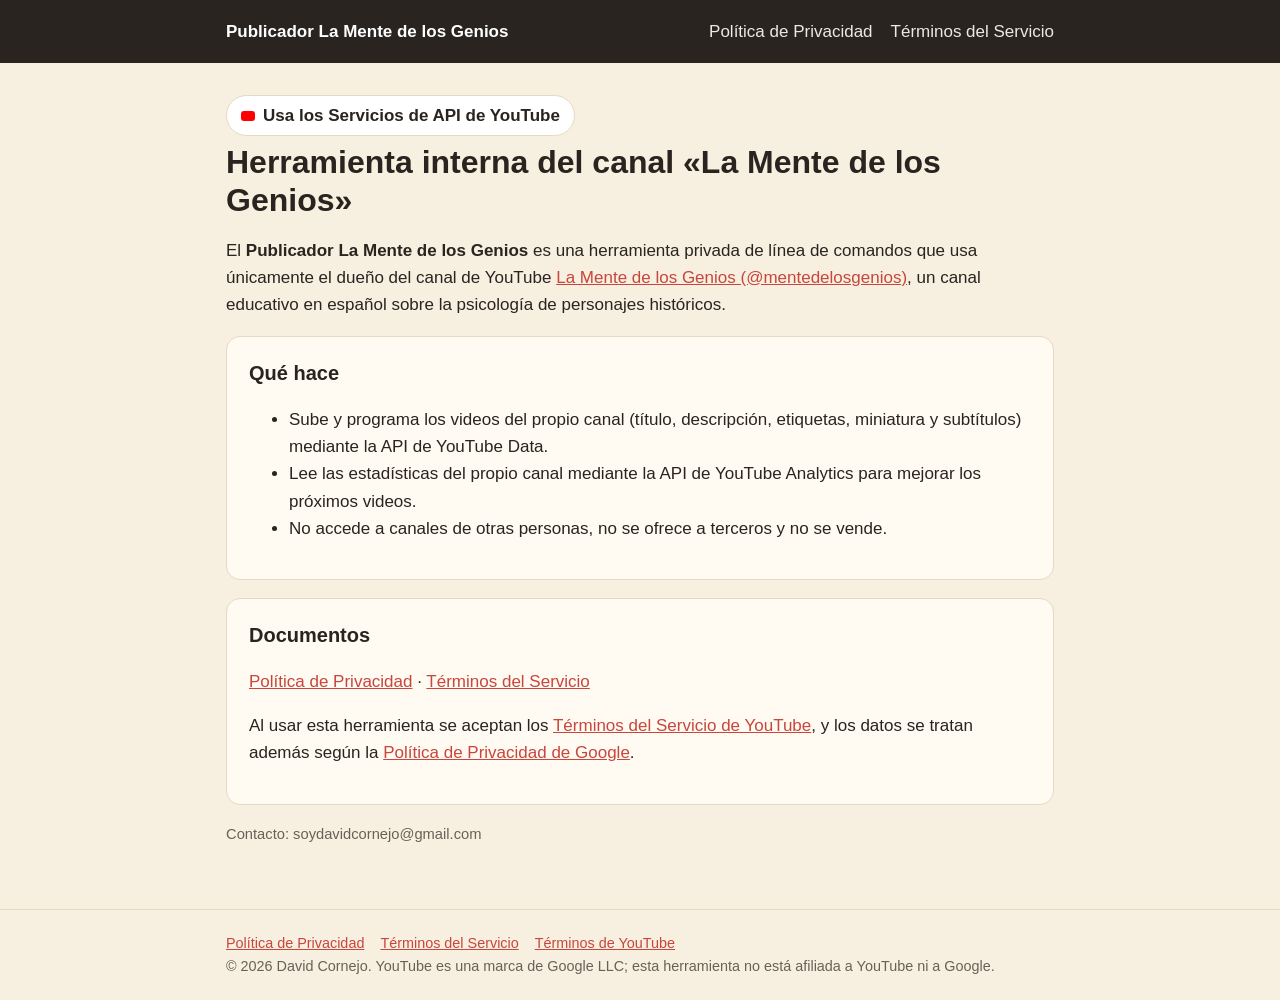
<file: index.html>
<!doctype html>
<html lang="es">
<head>
<meta charset="utf-8"><meta name="viewport" content="width=device-width,initial-scale=1">
<title>Publicador La Mente de los Genios</title>
<link rel="stylesheet" href="estilo.css">
</head>
<body>
<header><div class="wrap">
  <a href="index.html">Publicador La Mente de los Genios</a>
  <nav><a href="privacidad.html">Política de Privacidad</a><a href="terminos.html">Términos del Servicio</a></nav>
</div></header>
<main><div class="wrap">
  <span class="yt"><span class="dot"></span>Usa los Servicios de API de YouTube</span>
  <h1>Herramienta interna del canal «La Mente de los Genios»</h1>
  <p>El <strong>Publicador La Mente de los Genios</strong> es una herramienta privada de línea de comandos que usa únicamente el dueño del canal de YouTube
  <a href="https://www.youtube.com/@mentedelosgenios">La Mente de los Genios (@mentedelosgenios)</a>, un canal educativo en español sobre la psicología de personajes históricos.</p>

  <div class="card">
    <h2 style="margin-top:0">Qué hace</h2>
    <ul>
      <li>Sube y programa los videos del propio canal (título, descripción, etiquetas, miniatura y subtítulos) mediante la API de YouTube Data.</li>
      <li>Lee las estadísticas del propio canal mediante la API de YouTube Analytics para mejorar los próximos videos.</li>
      <li>No accede a canales de otras personas, no se ofrece a terceros y no se vende.</li>
    </ul>
  </div>

  <div class="card">
    <h2 style="margin-top:0">Documentos</h2>
    <p><a href="privacidad.html">Política de Privacidad</a> · <a href="terminos.html">Términos del Servicio</a></p>
    <p>Al usar esta herramienta se aceptan los <a href="https://www.youtube.com/t/terms">Términos del Servicio de YouTube</a>, y los datos se tratan además según la
    <a href="https://policies.google.com/privacy">Política de Privacidad de Google</a>.</p>
  </div>

  <p class="muted">Contacto: soydavidcornejo@gmail.com</p>
</div></main>
<footer><div class="wrap">
  <a href="privacidad.html">Política de Privacidad</a><a href="terminos.html">Términos del Servicio</a><a href="https://www.youtube.com/t/terms">Términos de YouTube</a>
  <div>© 2026 David Cornejo. YouTube es una marca de Google LLC; esta herramienta no está afiliada a YouTube ni a Google.</div>
</div></footer>
</body>
</html>
</file>
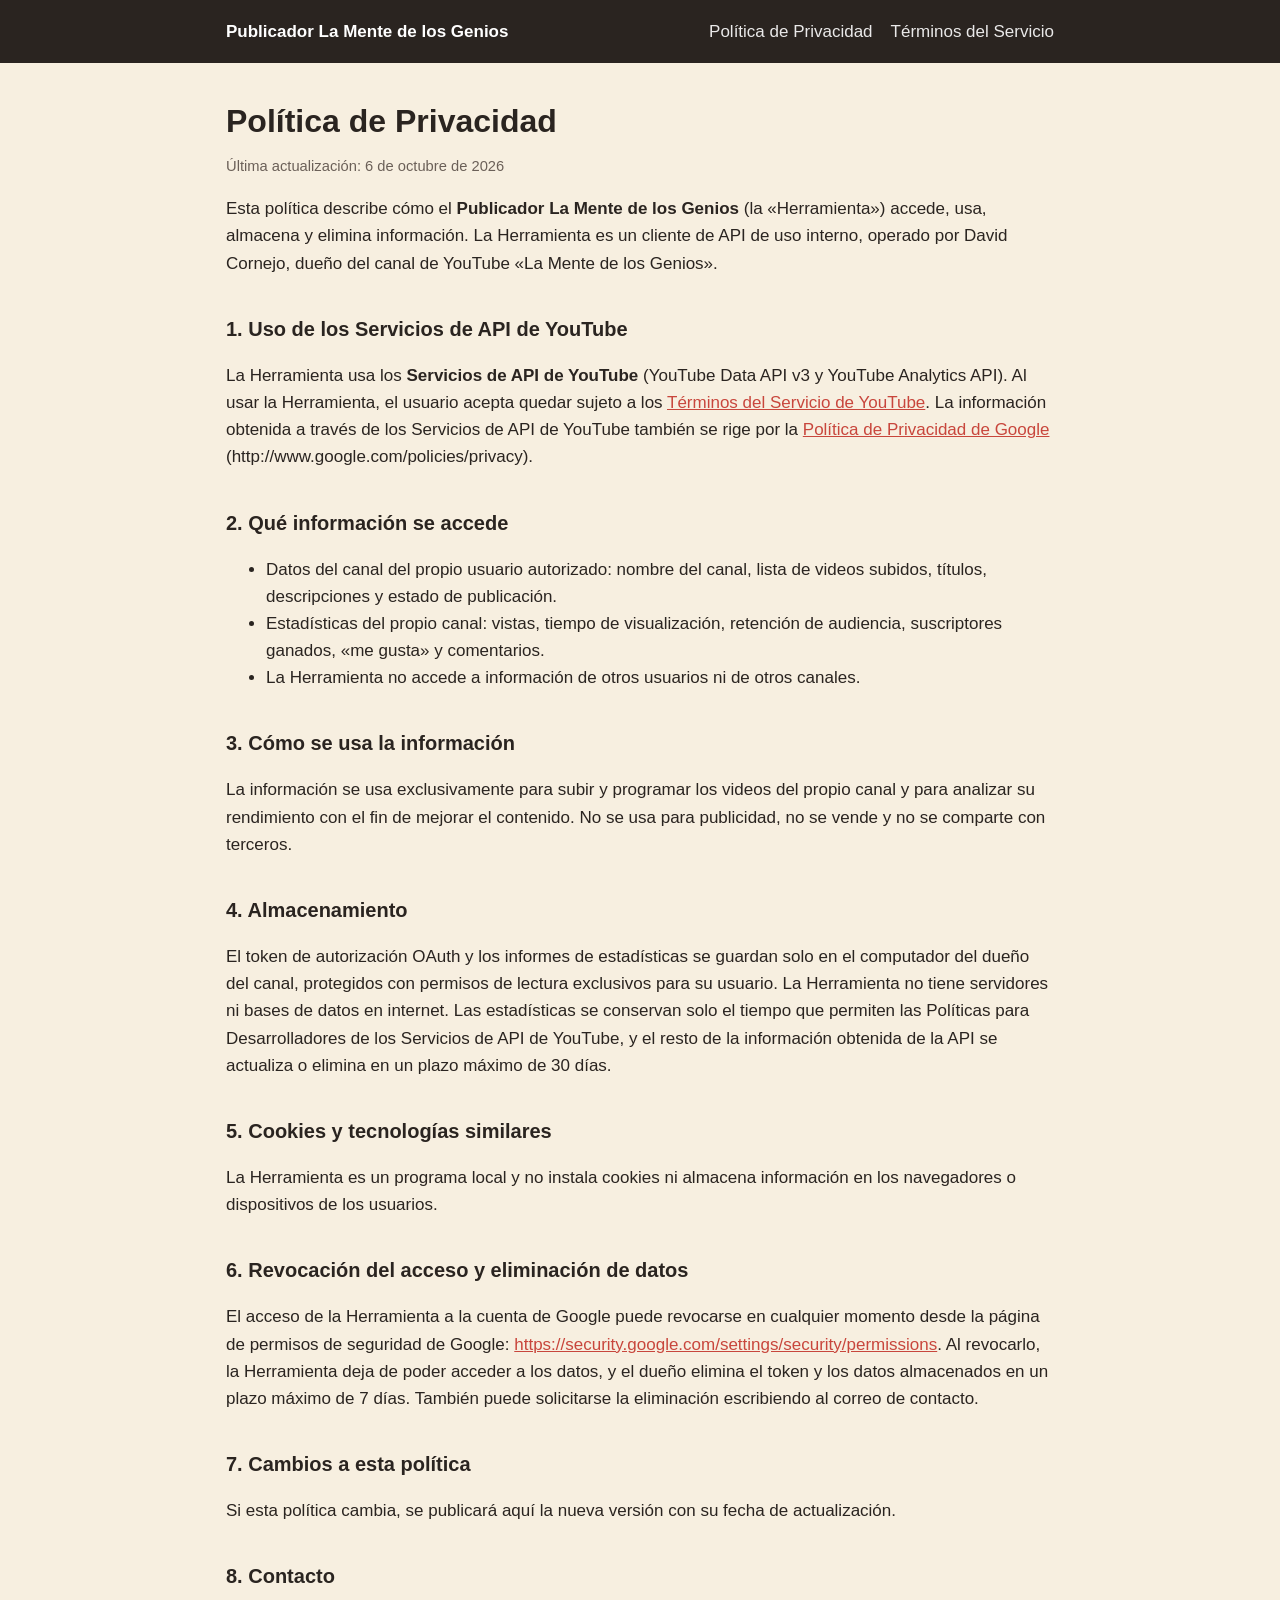
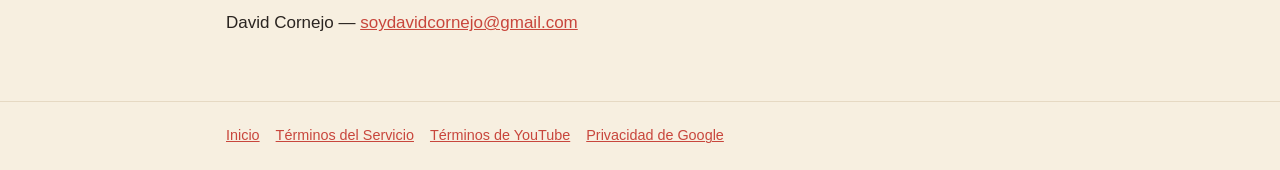
<file: privacidad.html>
<!doctype html>
<html lang="es">
<head>
<meta charset="utf-8"><meta name="viewport" content="width=device-width,initial-scale=1">
<title>Política de Privacidad</title>
<link rel="stylesheet" href="estilo.css">
</head>
<body>
<header><div class="wrap">
  <a href="index.html">Publicador La Mente de los Genios</a>
  <nav><a href="privacidad.html">Política de Privacidad</a><a href="terminos.html">Términos del Servicio</a></nav>
</div></header>
<main><div class="wrap">
  <h1>Política de Privacidad</h1>
  <p class="muted">Última actualización: 6 de octubre de 2026</p>

  <p>Esta política describe cómo el <strong>Publicador La Mente de los Genios</strong> (la «Herramienta») accede, usa, almacena y elimina información. La Herramienta es un cliente de API de uso interno, operado por David Cornejo, dueño del canal de YouTube «La Mente de los Genios».</p>

  <h2>1. Uso de los Servicios de API de YouTube</h2>
  <p>La Herramienta usa los <strong>Servicios de API de YouTube</strong> (YouTube Data API v3 y YouTube Analytics API). Al usar la Herramienta, el usuario acepta quedar sujeto a los
  <a href="https://www.youtube.com/t/terms">Términos del Servicio de YouTube</a>. La información obtenida a través de los Servicios de API de YouTube también se rige por la
  <a href="https://policies.google.com/privacy">Política de Privacidad de Google</a> (http://www.google.com/policies/privacy).</p>

  <h2>2. Qué información se accede</h2>
  <ul>
    <li>Datos del canal del propio usuario autorizado: nombre del canal, lista de videos subidos, títulos, descripciones y estado de publicación.</li>
    <li>Estadísticas del propio canal: vistas, tiempo de visualización, retención de audiencia, suscriptores ganados, «me gusta» y comentarios.</li>
    <li>La Herramienta no accede a información de otros usuarios ni de otros canales.</li>
  </ul>

  <h2>3. Cómo se usa la información</h2>
  <p>La información se usa exclusivamente para subir y programar los videos del propio canal y para analizar su rendimiento con el fin de mejorar el contenido. No se usa para publicidad, no se vende y no se comparte con terceros.</p>

  <h2>4. Almacenamiento</h2>
  <p>El token de autorización OAuth y los informes de estadísticas se guardan solo en el computador del dueño del canal, protegidos con permisos de lectura exclusivos para su usuario. La Herramienta no tiene servidores ni bases de datos en internet. Las estadísticas se conservan solo el tiempo que permiten las Políticas para Desarrolladores de los Servicios de API de YouTube, y el resto de la información obtenida de la API se actualiza o elimina en un plazo máximo de 30 días.</p>

  <h2>5. Cookies y tecnologías similares</h2>
  <p>La Herramienta es un programa local y no instala cookies ni almacena información en los navegadores o dispositivos de los usuarios.</p>

  <h2>6. Revocación del acceso y eliminación de datos</h2>
  <p>El acceso de la Herramienta a la cuenta de Google puede revocarse en cualquier momento desde la página de permisos de seguridad de Google:
  <a href="https://security.google.com/settings/security/permissions">https://security.google.com/settings/security/permissions</a>.
  Al revocarlo, la Herramienta deja de poder acceder a los datos, y el dueño elimina el token y los datos almacenados en un plazo máximo de 7 días. También puede solicitarse la eliminación escribiendo al correo de contacto.</p>

  <h2>7. Cambios a esta política</h2>
  <p>Si esta política cambia, se publicará aquí la nueva versión con su fecha de actualización.</p>

  <h2>8. Contacto</h2>
  <p>David Cornejo — <a href="mailto:soydavidcornejo@gmail.com">soydavidcornejo@gmail.com</a></p>
</div></main>
<footer><div class="wrap">
  <a href="index.html">Inicio</a><a href="terminos.html">Términos del Servicio</a><a href="https://www.youtube.com/t/terms">Términos de YouTube</a><a href="https://policies.google.com/privacy">Privacidad de Google</a>
</div></footer>
</body>
</html>
</file>
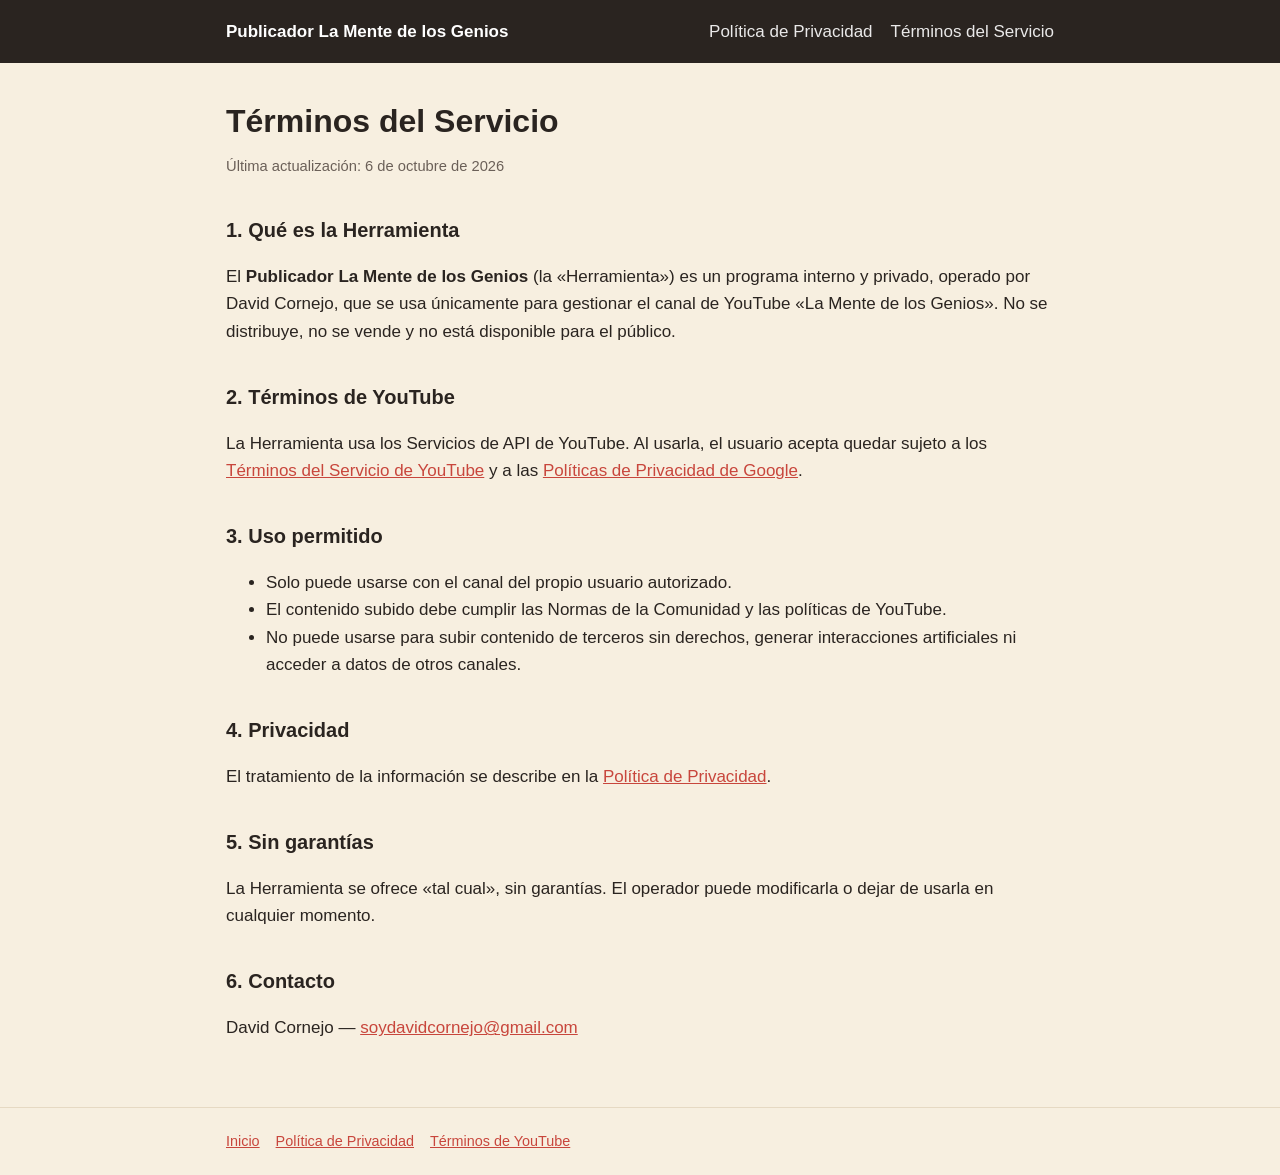
<file: terminos.html>
<!doctype html>
<html lang="es">
<head>
<meta charset="utf-8"><meta name="viewport" content="width=device-width,initial-scale=1">
<title>Términos del Servicio</title>
<link rel="stylesheet" href="estilo.css">
</head>
<body>
<header><div class="wrap">
  <a href="index.html">Publicador La Mente de los Genios</a>
  <nav><a href="privacidad.html">Política de Privacidad</a><a href="terminos.html">Términos del Servicio</a></nav>
</div></header>
<main><div class="wrap">
  <h1>Términos del Servicio</h1>
  <p class="muted">Última actualización: 6 de octubre de 2026</p>

  <h2>1. Qué es la Herramienta</h2>
  <p>El <strong>Publicador La Mente de los Genios</strong> (la «Herramienta») es un programa interno y privado, operado por David Cornejo, que se usa únicamente para gestionar el canal de YouTube «La Mente de los Genios». No se distribuye, no se vende y no está disponible para el público.</p>

  <h2>2. Términos de YouTube</h2>
  <p>La Herramienta usa los Servicios de API de YouTube. Al usarla, el usuario acepta quedar sujeto a los
  <a href="https://www.youtube.com/t/terms">Términos del Servicio de YouTube</a> y a las <a href="https://policies.google.com/privacy">Políticas de Privacidad de Google</a>.</p>

  <h2>3. Uso permitido</h2>
  <ul>
    <li>Solo puede usarse con el canal del propio usuario autorizado.</li>
    <li>El contenido subido debe cumplir las Normas de la Comunidad y las políticas de YouTube.</li>
    <li>No puede usarse para subir contenido de terceros sin derechos, generar interacciones artificiales ni acceder a datos de otros canales.</li>
  </ul>

  <h2>4. Privacidad</h2>
  <p>El tratamiento de la información se describe en la <a href="privacidad.html">Política de Privacidad</a>.</p>

  <h2>5. Sin garantías</h2>
  <p>La Herramienta se ofrece «tal cual», sin garantías. El operador puede modificarla o dejar de usarla en cualquier momento.</p>

  <h2>6. Contacto</h2>
  <p>David Cornejo — <a href="mailto:soydavidcornejo@gmail.com">soydavidcornejo@gmail.com</a></p>
</div></main>
<footer><div class="wrap">
  <a href="index.html">Inicio</a><a href="privacidad.html">Política de Privacidad</a><a href="https://www.youtube.com/t/terms">Términos de YouTube</a>
</div></footer>
</body>
</html>
</file>
<file: estilo.css>
:root{--bg:#f7efe0;--card:#fffaf2;--ink:#2a2420;--muted:#6b6058;--accent:#c8463c;--line:#e6d9c3}
*{box-sizing:border-box}
body{margin:0;background:var(--bg);color:var(--ink);font:17px/1.6 -apple-system,BlinkMacSystemFont,"Segoe UI",Roboto,Arial,sans-serif}
header{background:var(--ink);color:#fff;padding:18px 0}
header .wrap{display:flex;align-items:center;gap:14px;flex-wrap:wrap}
header a{color:#fff;text-decoration:none;font-weight:700}
nav{margin-left:auto;display:flex;gap:18px;flex-wrap:wrap}
nav a{font-weight:500;opacity:.9}
.wrap{max-width:860px;margin:0 auto;padding:0 16px}
main .wrap{padding-top:32px;padding-bottom:48px}
h1{font-size:2rem;line-height:1.2;margin:.2em 0 .4em}
h2{font-size:1.25rem;margin-top:1.8em}
.card{background:var(--card);border:1px solid var(--line);border-radius:14px;padding:20px 22px;margin:18px 0}
.yt{display:inline-flex;align-items:center;gap:8px;background:#fff;border:1px solid var(--line);border-radius:999px;padding:6px 14px;font-weight:600}
.yt .dot{width:14px;height:10px;background:#ff0000;border-radius:3px;display:inline-block}
a{color:var(--accent)}
.muted{color:var(--muted);font-size:.92rem}
footer{border-top:1px solid var(--line);padding:22px 0;color:var(--muted);font-size:.9rem}
footer a{margin-right:16px}
</file>
